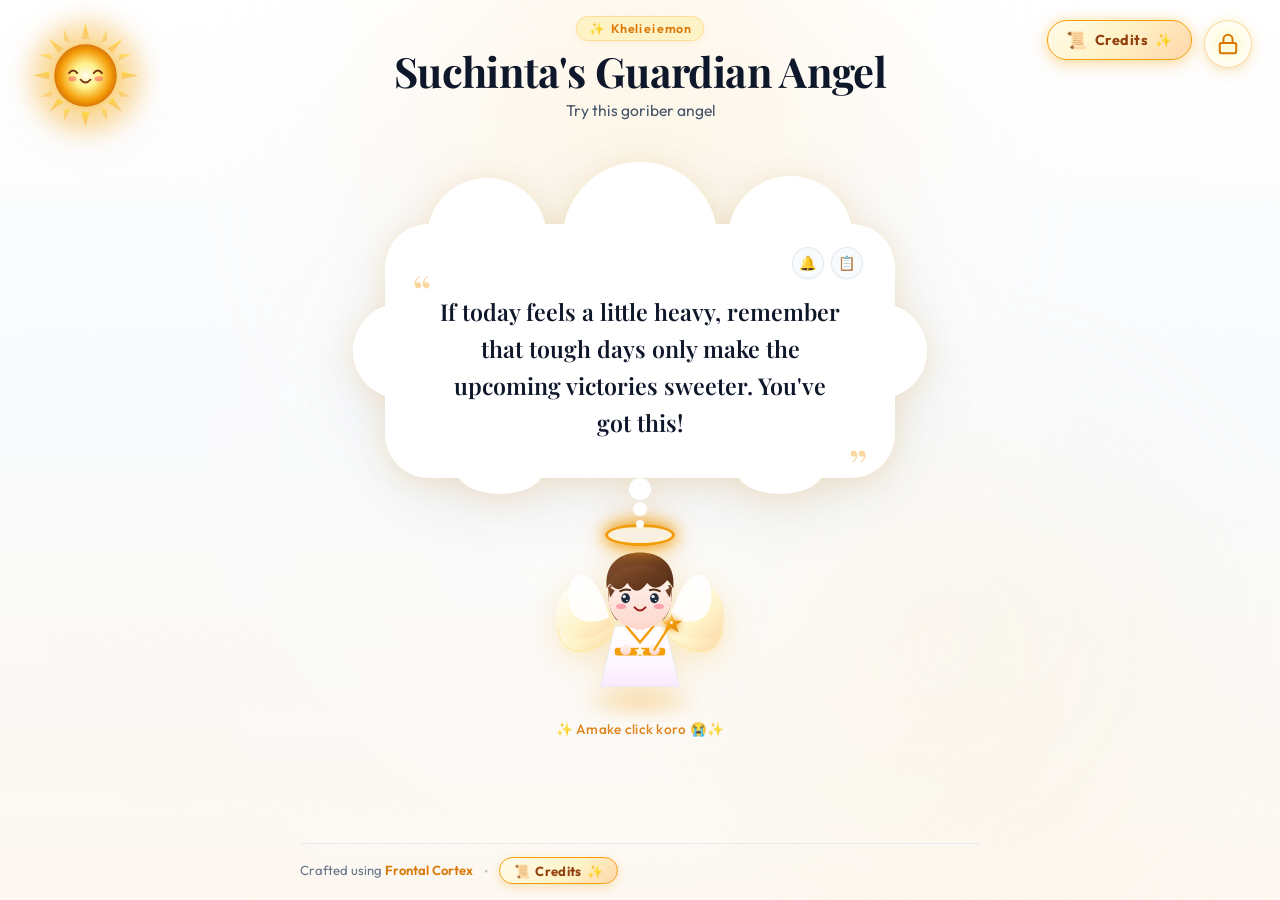
<file: index.html>
<!DOCTYPE html>
<html lang="en">

<head>
  <meta charset="UTF-8">
  <meta name="viewport" content="width=device-width, initial-scale=1.0">
  <title>Suchinta's Guardian Angel</title>
  <meta name="description" content="A bright, pure sanctuary of warm advice and caring reminders crafted for Suchinta.">

  <!-- Google Fonts: Outfit & Playfair Display -->
  <link rel="preconnect" href="https://fonts.googleapis.com">
  <link rel="preconnect" href="https://fonts.gstatic.com" crossorigin>
  <link
    href="https://fonts.googleapis.com/css2?family=Outfit:wght@300;400;500;600;700&family=Playfair+Display:ital,wght@0,600;0,700;1,400;1,600&display=swap"
    rel="stylesheet">

  <link rel="stylesheet" href="style.css?v=5.4">
</head>

<body>
  <!-- Ambient Soft Sunlight Background Orbs -->
  <div class="sunlight-orb sun-1"></div>
  <div class="sunlight-orb sun-2"></div>
  <div class="cloud-layer"></div>

  <!-- Background Animated Wildlife Layer (Flying Birds, Running Cats & Dogs) -->
  <div class="wildlife-stage" id="wildlifeStage" aria-hidden="true"></div>

  <!-- Radiant Smiling Corner Sun -->
  <div class="corner-sun" id="cornerSun" title="A little sunshine for Suchinta ☀️" aria-label="Radiant Sunshine">
    <div class="sun-glow-ring"></div>
    <svg class="sun-svg" viewBox="0 0 140 140" width="115" height="115" xmlns="http://www.w3.org/2000/svg">
      <defs>
        <radialGradient id="sunCoreGrad" cx="50%" cy="50%" r="50%">
          <stop offset="0%" stop-color="#fffbeb" />
          <stop offset="40%" stop-color="#fef08a" />
          <stop offset="80%" stop-color="#f59e0b" />
          <stop offset="100%" stop-color="#d97706" />
        </radialGradient>
        <linearGradient id="rayGrad" x1="0%" y1="0%" x2="0%" y2="100%">
          <stop offset="0%" stop-color="#fde047" stop-opacity="0.95" />
          <stop offset="100%" stop-color="#f59e0b" stop-opacity="0.25" />
        </linearGradient>
      </defs>

      <!-- Rotating Sunbeams -->
      <g class="sun-rays">
        <path d="M 70 6 L 75 26 L 65 26 Z" fill="url(#rayGrad)" />
        <path d="M 70 134 L 75 114 L 65 114 Z" fill="url(#rayGrad)" />
        <path d="M 6 70 L 26 65 L 26 75 Z" fill="url(#rayGrad)" />
        <path d="M 134 70 L 114 65 L 114 75 Z" fill="url(#rayGrad)" />

        <path d="M 25 25 L 43 37 L 37 43 Z" fill="url(#rayGrad)" />
        <path d="M 115 115 L 97 103 L 103 97 Z" fill="url(#rayGrad)" />
        <path d="M 115 25 L 103 43 L 97 37 Z" fill="url(#rayGrad)" />
        <path d="M 25 115 L 37 97 L 43 103 Z" fill="url(#rayGrad)" />

        <!-- Intermediate smaller rays -->
        <path d="M 44 14 L 52 30 L 44 28 Z" fill="url(#rayGrad)" opacity="0.8" />
        <path d="M 96 14 L 88 30 L 96 28 Z" fill="url(#rayGrad)" opacity="0.8" />
        <path d="M 44 126 L 52 110 L 44 112 Z" fill="url(#rayGrad)" opacity="0.8" />
        <path d="M 96 126 L 88 110 L 96 112 Z" fill="url(#rayGrad)" opacity="0.8" />
        <path d="M 14 44 L 30 52 L 28 44 Z" fill="url(#rayGrad)" opacity="0.8" />
        <path d="M 14 96 L 30 88 L 28 96 Z" fill="url(#rayGrad)" opacity="0.8" />
        <path d="M 126 44 L 110 52 L 112 44 Z" fill="url(#rayGrad)" opacity="0.8" />
        <path d="M 126 96 L 110 88 L 112 96 Z" fill="url(#rayGrad)" opacity="0.8" />
      </g>

      <!-- Luminous Sun Core Disc -->
      <circle cx="70" cy="70" r="38" fill="url(#sunCoreGrad)" class="sun-disc" />

      <!-- Cute Smiling Face matching the Angel's style -->
      <!-- Blushing Cheeks -->
      <ellipse cx="54" cy="74" rx="5" ry="3.2" fill="#f43f5e" opacity="0.45" />
      <ellipse cx="86" cy="74" rx="5" ry="3.2" fill="#f43f5e" opacity="0.45" />
      <!-- Happy Smiling Eyes -->
      <path d="M 50 67 Q 55 61 60 67" fill="none" stroke="#78350f" stroke-width="2.4" stroke-linecap="round" />
      <path d="M 80 67 Q 85 61 90 67" fill="none" stroke="#78350f" stroke-width="2.4" stroke-linecap="round" />
      <!-- Sweet Smile -->
      <path d="M 64 75 Q 70 82 76 75" fill="none" stroke="#78350f" stroke-width="2.2" stroke-linecap="round" />
    </svg>
  </div>

  <!-- Top-Right Prominent Credits Button -->
  <a href="together.html" id="topCreditsLink" class="top-credits-btn" title="Credits & Copyright" aria-label="Credits">
    <span class="credits-icon">📜</span>
    <span class="credits-text">Credits</span>
    <span class="credits-sparkle">✨</span>
  </a>

  <!-- Top-Right Guardian Gate (Admin Portal) -->
  <a href="admin.php" id="adminGateLink" class="top-gate-link" title="Guardian Gate (Admin Portal)"
    aria-label="Guardian Gate (Admin Portal)">
    <div class="top-gate-halo"></div>
    <svg class="top-gate-icon" viewBox="0 0 24 24" width="22" height="22" fill="none" stroke="currentColor"
      stroke-width="2.2" stroke-linecap="round" stroke-linejoin="round">
      <rect x="3" y="11" width="18" height="11" rx="2" ry="2"></rect>
      <path d="M7 11V7a5 5 0 0 1 10 0v4"></path>
    </svg>
    <span class="top-gate-tooltip">Guardian Gate (Admin)</span>
  </a>

  <div class="app-layout">
    <!-- Compact Top Header -->
    <header class="header">
      <div class="halo-badge">
        <span class="sparkle-icon">✨</span>
        <span>Kheli ei emon</span>
      </div>
      <h1 class="title">Suchinta's Guardian Angel</h1>
      <p class="subtitle">Try this goriber angel</p>
    </header>

    <!-- Center Stage: Perfectly Centered Sanctuary -->
    <main class="sanctuary-stage" aria-label="Guardian Angel Sanctuary">
      <div class="sanctuary-core">

        <!-- Fluffy Cloud-Shaped Advice Board -->
        <div class="cloud-board-wrapper">
          <div class="cloud-board" id="adviceCard" role="region" aria-live="polite">

            <!-- Cloud Puffs (Fused together via CSS filter into a seamless fluffy cloud) -->
            <div class="cloud-puff puff-top-left" aria-hidden="true"></div>
            <div class="cloud-puff puff-top-center" aria-hidden="true"></div>
            <div class="cloud-puff puff-top-right" aria-hidden="true"></div>
            <div class="cloud-puff puff-left" aria-hidden="true"></div>
            <div class="cloud-puff puff-right" aria-hidden="true"></div>
            <div class="cloud-puff puff-bottom-left" aria-hidden="true"></div>
            <div class="cloud-puff puff-bottom-right" aria-hidden="true"></div>

            <!-- Downward Cloud Tail Puffs Pointing Directly to Angel's Halo -->
            <div class="cloud-tail-puff tail-1" aria-hidden="true"></div>
            <div class="cloud-tail-puff tail-2" aria-hidden="true"></div>
            <div class="cloud-tail-puff tail-3" aria-hidden="true"></div>

            <!-- Cloud Content Layer -->
            <div class="cloud-inner-content">
              <div class="cloud-top-actions">
                <button id="soundToggleBtn" class="cloud-action-btn" title="Toggle gentle sound chime"
                  aria-label="Toggle chime sound">
                  <span id="soundIcon">🔔</span>
                </button>
                <button id="copyAdviceBtn" class="cloud-action-btn" title="Copy this advice" aria-label="Copy advice">
                  📋
                </button>
              </div>

              <!-- Advice Text (Pure message without count numbers) -->
              <div class="quote-content" id="quoteContent">
                <span class="quote-mark open-quote">“</span>
                <div class="advice-text" id="adviceText">
                  Whispering your guardian angel's words...
                </div>
                <span class="quote-mark close-quote">”</span>
              </div>
            </div>

          </div>
        </div>

        <!-- Perfectly Centered Cute Guardian Angel Character -->
        <div class="angel-anchor">
          <div class="angel-pedestal-light"></div>

          <button id="angelButton" class="angel-trigger" aria-label="Tap angel for new uplifting advice">
            <!-- Sparkle Burst Effect Container -->
            <div class="sparkle-burst" id="sparkleBurst"></div>

            <!-- Cute Guardian Angel Vector Graphic -->
            <div class="angel-character">
              <!-- Glowing Golden Halo -->
              <div class="angel-halo"></div>

              <svg class="angel-svg" viewBox="0 0 200 220" width="180" height="200" xmlns="http://www.w3.org/2000/svg"
                aria-hidden="true">
                <defs>
                  <!-- Luminous Wing Gradient -->
                  <linearGradient id="wingLightGrad" x1="0%" y1="0%" x2="100%" y2="100%">
                    <stop offset="0%" stop-color="#ffffff" />
                    <stop offset="60%" stop-color="#fef3c7" />
                    <stop offset="100%" stop-color="#fed7aa" />
                  </linearGradient>

                  <!-- Pearlescent Robe Gradient -->
                  <linearGradient id="robeLightGrad" x1="0%" y1="0%" x2="0%" y2="100%">
                    <stop offset="0%" stop-color="#ffffff" />
                    <stop offset="70%" stop-color="#fdf4ff" />
                    <stop offset="100%" stop-color="#fae8ff" />
                  </linearGradient>

                  <!-- Soft Peachy Skin Gradient -->
                  <linearGradient id="skinLightGrad" x1="0%" y1="0%" x2="0%" y2="100%">
                    <stop offset="0%" stop-color="#fff5f0" />
                    <stop offset="100%" stop-color="#fed7cc" />
                  </linearGradient>

                  <!-- Warm Cocoa Hair Gradient -->
                  <linearGradient id="hairLightGrad" x1="0%" y1="0%" x2="100%" y2="100%">
                    <stop offset="0%" stop-color="#8a5333" />
                    <stop offset="50%" stop-color="#6e3f22" />
                    <stop offset="100%" stop-color="#512c15" />
                  </linearGradient>

                  <!-- Magic Golden Star Wand Gradient -->
                  <linearGradient id="wandStarGrad" x1="0%" y1="0%" x2="100%" y2="100%">
                    <stop offset="0%" stop-color="#fffbeb" />
                    <stop offset="50%" stop-color="#f59e0b" />
                    <stop offset="100%" stop-color="#d97706" />
                  </linearGradient>

                  <!-- Soft Wing Glow Filter -->
                  <filter id="lightGlow" x="-20%" y="-20%" width="140%" height="140%">
                    <feGaussianBlur stdDeviation="3.5" result="blur" />
                    <feComposite in="SourceGraphic" in2="blur" operator="over" />
                  </filter>
                </defs>

                <!-- Left Feathered Wing -->
                <g class="wing wing-left">
                  <path d="M 68 115 C 40 85, 5 95, 10 135 C 14 165, 50 160, 72 135 Z" fill="url(#wingLightGrad)"
                    filter="url(#lightGlow)" stroke="#fde68a" stroke-width="0.8" />
                  <path d="M 65 110 C 35 65, 0 85, 8 125 C 15 150, 48 145, 68 128 Z" fill="url(#wingLightGrad)"
                    opacity="0.95" />
                  <path d="M 62 105 C 42 50, 15 70, 22 105 C 28 128, 52 125, 66 118 Z" fill="#ffffff" opacity="0.9" />
                </g>

                <!-- Right Feathered Wing -->
                <g class="wing wing-right">
                  <path d="M 132 115 C 160 85, 195 95, 190 135 C 186 165, 150 160, 128 135 Z" fill="url(#wingLightGrad)"
                    filter="url(#lightGlow)" stroke="#fde68a" stroke-width="0.8" />
                  <path d="M 135 110 C 165 65, 200 85, 192 125 C 185 150, 152 145, 132 128 Z" fill="url(#wingLightGrad)"
                    opacity="0.95" />
                  <path d="M 138 105 C 158 50, 185 70, 178 105 C 172 128, 148 125, 134 118 Z" fill="#ffffff"
                    opacity="0.9" />
                </g>

                <!-- Handsome Male Angel Celestial Tunic -->
                <path d="M 72 128 L 128 128 L 144 195 L 56 195 Z" fill="url(#robeLightGrad)" stroke="#e2e8f0"
                  stroke-width="0.8" />
                <!-- Royal V-Neck Collar with Golden Trim -->
                <path d="M 85 128 L 100 146 L 115 128" fill="none" stroke="#f59e0b" stroke-width="2.8"
                  stroke-linecap="round" />
                <!-- Golden Waist Belt with Celestial Star Buckle -->
                <rect x="72" y="152" width="56" height="8.5" rx="3" fill="#f59e0b" />
                <polygon points="100,150 102,154 106,154 103,157 104,161 100,159 96,161 97,157 94,154 98,154"
                  fill="#fffbeb" />

                <!-- Neck -->
                <rect x="94" y="122" width="12" height="10" rx="3" fill="url(#skinLightGrad)" />

                <!-- Short Male Back Hair Outline -->
                <path d="M 66 82 C 63 98, 66 114, 75 122 C 77 114, 76 96, 78 86 Z" fill="url(#hairLightGrad)" />
                <path d="M 134 82 C 137 98, 134 114, 125 122 C 123 114, 124 96, 122 86 Z" fill="url(#hairLightGrad)" />

                <!-- Angel Head -->
                <ellipse cx="100" cy="98" rx="35" ry="33" fill="url(#skinLightGrad)" />

                <!-- Handsome Short Tousled Male Hair -->
                <path
                  d="M 63 86 C 60 56, 80 46, 100 46 C 120 46, 140 56, 137 86 C 130 72, 118 68, 108 72 C 98 68, 84 66, 73 76 C 67 79, 64 83, 63 86 Z"
                  fill="url(#hairLightGrad)" />
                <!-- Layered Side-Swept Bangs -->
                <path
                  d="M 65 78 Q 75 95 86 80 Q 96 97 108 80 Q 118 92 131 76 C 126 66, 115 60, 100 60 C 84 60, 72 66, 65 78 Z"
                  fill="url(#hairLightGrad)" />
                <!-- Sideburns -->
                <path d="M 64 84 L 67 96 L 72 88 Z" fill="url(#hairLightGrad)" />
                <path d="M 136 84 L 133 96 L 128 88 Z" fill="url(#hairLightGrad)" />

                <!-- Gentle Eyebrows -->
                <path d="M 78 89 Q 84 86 89 88" fill="none" stroke="#512c15" stroke-width="2.2"
                  stroke-linecap="round" />
                <path d="M 111 88 Q 116 86 122 89" fill="none" stroke="#512c15" stroke-width="2.2"
                  stroke-linecap="round" />

                <!-- Sparkling Handsome Eyes -->
                <g class="angel-eyes">
                  <ellipse cx="84" cy="97" rx="4.8" ry="5.5" fill="#1e293b" />
                  <circle cx="82.5" cy="95" r="1.8" fill="#ffffff" />
                  <circle cx="85.5" cy="99.5" r="0.9" fill="#ffffff" />

                  <ellipse cx="116" cy="97" rx="4.8" ry="5.5" fill="#1e293b" />
                  <circle cx="114.5" cy="95" r="1.8" fill="#ffffff" />
                  <circle cx="117.5" cy="99.5" r="0.9" fill="#ffffff" />
                </g>

                <!-- Subtle Rosy Cheeks & Charming Smile -->
                <ellipse cx="79" cy="106" rx="5.5" ry="3" fill="#f43f5e" opacity="0.38" />
                <ellipse cx="121" cy="106" rx="5.5" ry="3" fill="#f43f5e" opacity="0.38" />
                <path d="M 94 107 Q 100 114 106 107" fill="none" stroke="#991b1b" stroke-width="2.2"
                  stroke-linecap="round" />

                <!-- Hands holding Star Wand -->
                <circle cx="84" cy="154" r="6" fill="url(#skinLightGrad)" />
                <circle cx="116" cy="154" r="6" fill="url(#skinLightGrad)" />

                <!-- Magic Golden Star Wand -->
                <g class="magic-star-wand">
                  <line x1="116" y1="154" x2="135" y2="124" stroke="#f59e0b" stroke-width="2.5"
                    stroke-linecap="round" />
                  <polygon points="135,114 138,122 147,122 140,127 143,135 135,130 127,135 130,127 123,122 132,122"
                    fill="url(#wandStarGrad)" filter="url(#lightGlow)" />
                  <circle cx="135" cy="124" r="1.6" fill="#ffffff" />
                </g>
              </svg>
            </div>
          </button>

          <span class="angel-click-prompt">✨ Amake click koro 😭✨</span>
        </div>

      </div>
    </main>

    <!-- Compact Bottom Footer -->
    <footer class="footer">
      <p class="footer-text">
        Crafted using <span class="highlight-name">Frontal Cortex</span>
        <span class="footer-dot">•</span>
        <a href="together.html" class="footer-credits-badge" title="View Site Credits & Copyright">
          <span>📜</span>
          <span>Credits</span>
          <span>✨</span>
        </a>
      </p>
    </footer>
  </div>

  <!-- Pro Advice Modal / Message Box -->
  <div id="proAdviceModal" class="pro-modal-overlay" aria-hidden="true" role="dialog" aria-modal="true"
    aria-labelledby="proModalTitle">
    <div class="pro-modal-card">
      <div class="pro-modal-header">
        <div class="pro-modal-badge">
          <span style="font-size: 1.15rem;">🌟</span>
          <span id="proModalTitle" class="pro-modal-title">Pro Advice</span>
        </div>
        <button id="closeProModalBtn" class="pro-modal-close" aria-label="Close message box">✕</button>
      </div>

      <div class="pro-modal-body">
        <div class="pro-modal-deco-wings">🪽 ✨ 🪽</div>
        <p id="proModalContent" class="pro-modal-paragraph">
          <!-- Full pro advice paragraph content will be inserted here -->
        </p>
      </div>

      <div class="pro-modal-footer">
        <button id="copyProAdviceBtn" class="pro-action-btn pro-copy-btn">
          <span>Copy Advice</span>
          <span>📋</span>
        </button>
        <button id="closeProModalFooterBtn" class="pro-action-btn pro-close-btn">
          <span>Close</span>
          <span>🌸</span>
        </button>
      </div>
    </div>
  </div>

  <!-- Notification Toast -->
  <div id="toast" class="toast" role="alert" aria-live="assertive"></div>

  <script src="script.js?v=5.5"></script>
</body>

</html>
</file>
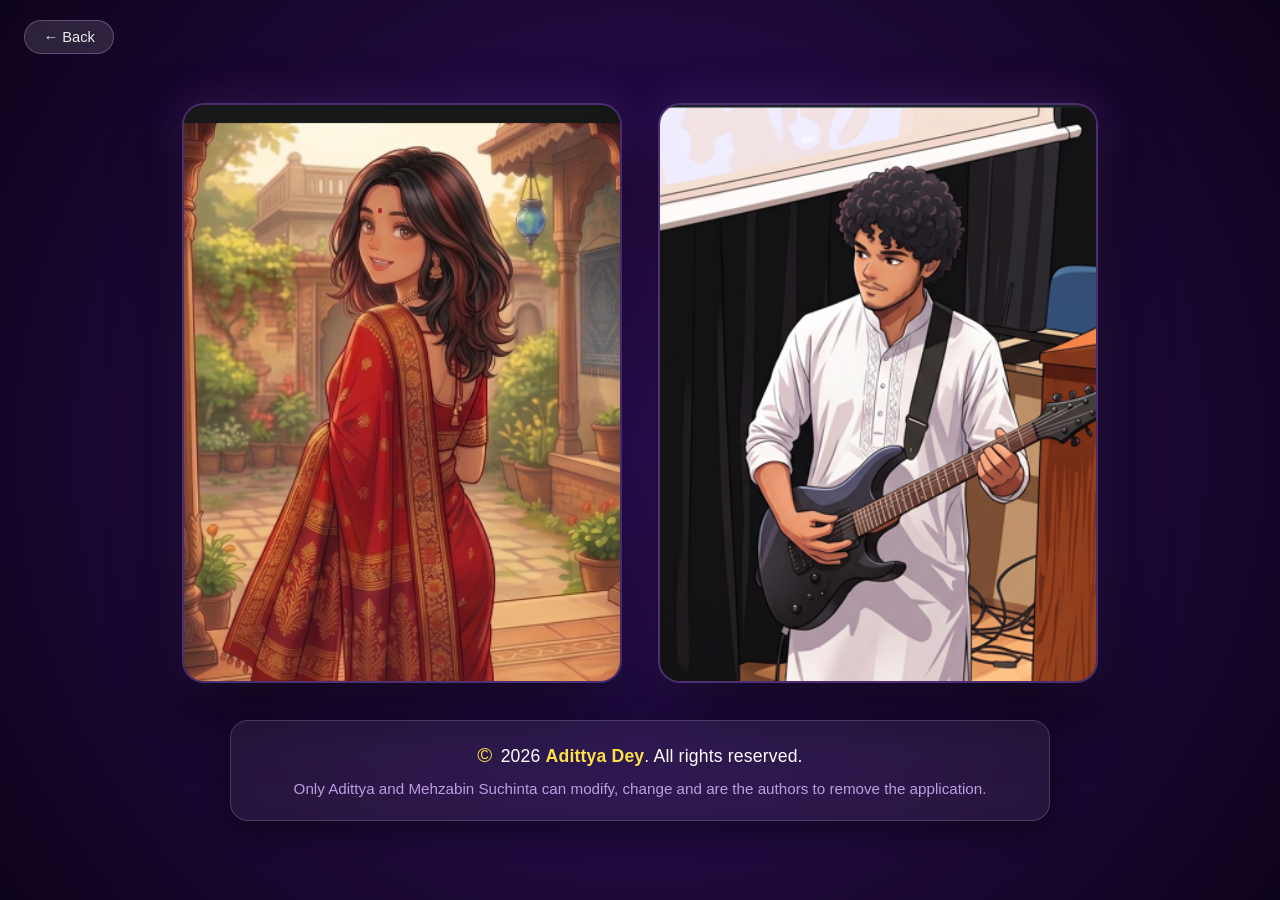
<file: together.html>
<!DOCTYPE html>
<html lang="en">

<head>
  <meta charset="UTF-8">
  <meta name="viewport" content="width=device-width, initial-scale=1.0">
  <title>Credits</title>
  <style>
    * {
      box-sizing: border-box;
      margin: 0;
      padding: 0;
    }

    body {
      min-height: 100vh;
      background: radial-gradient(circle at center, #2e1065 0%, #1a0833 65%, #0e031c 100%);
      background-color: #1a0833;
      display: flex;
      flex-direction: column;
      justify-content: center;
      align-items: center;
      position: relative;
      overflow-x: hidden;
      font-family: -apple-system, BlinkMacSystemFont, "Segoe UI", Roboto, sans-serif;
      padding: 3rem 1.25rem 2.5rem;
    }

    .back-btn {
      position: fixed;
      top: 20px;
      left: 24px;
      z-index: 20;
      color: rgba(255, 255, 255, 0.9);
      text-decoration: none;
      font-size: 0.92rem;
      font-weight: 500;
      padding: 0.5rem 1.15rem;
      border-radius: 999px;
      background: rgba(255, 255, 255, 0.12);
      border: 1px solid rgba(216, 180, 254, 0.3);
      backdrop-filter: blur(8px);
      -webkit-backdrop-filter: blur(8px);
      transition: all 0.2s ease;
    }

    .back-btn:hover {
      background: rgba(255, 255, 255, 0.24);
      color: #ffffff;
      transform: translateX(-3px);
      box-shadow: 0 4px 15px rgba(168, 85, 247, 0.3);
    }

    /* Photos Stage: Side by Side */
    .photos-stage {
      display: flex;
      flex-direction: row;
      justify-content: center;
      align-items: center;
      gap: 2.2rem;
      width: 100%;
      max-width: 1100px;
      margin: 1rem auto 1.8rem;
    }

    /* Identical photo frame for both pictures */
    .photo-frame {
      flex: 0 1 auto;
      width: clamp(260px, 40vw, 440px);
      height: clamp(340px, 70vh, 580px);
      border-radius: 22px;
      overflow: hidden;
      position: relative;
      background: rgba(22, 8, 42, 0.7);
      box-shadow:
        0 25px 65px rgba(0, 0, 0, 0.7),
        0 0 40px rgba(168, 85, 247, 0.22);
      border: 2px solid rgba(192, 132, 252, 0.32);
      display: flex;
      justify-content: center;
      align-items: center;
      transition: transform 0.35s ease, border-color 0.35s ease, box-shadow 0.35s ease;
      cursor: pointer;
    }

    .photo-frame:hover {
      transform: translateY(-4px) scale(1.015);
      border-color: rgba(216, 180, 254, 0.6);
      box-shadow:
        0 30px 80px rgba(0, 0, 0, 0.8),
        0 0 55px rgba(192, 132, 252, 0.35);
    }

    /* Image fills the identical frame completely and uniformly */
    .photo-frame img {
      width: 100%;
      height: 100%;
      object-fit: cover;
      object-position: center top;
      display: block;
      transition: transform 0.4s ease, object-fit 0.3s ease;
      user-select: none;
    }

    .photo-frame:hover img {
      transform: scale(1.025);
    }

    /* When clicked to toggle uncropped fit */
    .photo-frame.is-contained img {
      object-fit: contain;
      transform: none;
    }

    /* Copyright & Authority Claim Segment */
    .copyright-segment {
      width: 100%;
      max-width: 820px;
      margin: 0.5rem auto 0;
      text-align: center;
      padding: 1.2rem 1.8rem;
      background: rgba(255, 255, 255, 0.06);
      border: 1px solid rgba(216, 180, 254, 0.22);
      border-radius: 18px;
      backdrop-filter: blur(10px);
      -webkit-backdrop-filter: blur(10px);
      box-shadow: 0 8px 30px rgba(0, 0, 0, 0.45);
    }

    .copyright-line-1 {
      font-size: clamp(0.95rem, 2.2vw, 1.1rem);
      font-weight: 500;
      color: #ffffff;
      line-height: 1.5;
      letter-spacing: 0.01em;
    }

    .copyright-line-1 strong {
      color: #fde047;
      font-weight: 700;
    }

    .copyright-symbol {
      display: inline-block;
      font-size: 1.15em;
      margin-right: 0.2rem;
      color: #fde047;
    }

    .copyright-line-2 {
      font-size: clamp(0.85rem, 2vw, 0.95rem);
      color: rgba(216, 180, 254, 0.85);
      margin-top: 0.45rem;
      line-height: 1.5;
    }

    @media (max-width: 768px) {
      body {
        padding: 5rem 1rem 2.5rem;
        justify-content: flex-start;
      }

      .photos-stage {
        flex-direction: column;
        gap: 1.8rem;
        margin-top: 0.5rem;
      }

      .photo-frame {
        width: min(92vw, 420px);
        height: min(65vh, 480px);
      }

      .copyright-segment {
        padding: 1.1rem 1.2rem;
      }
    }
  </style>
</head>

<body>

  <a href="index.html" class="back-btn">← Back</a>

  <main class="photos-stage">
    <!-- Picture 1 -->
    <div class="photo-frame" title="Click to toggle fit" tabindex="0" role="button" aria-label="Photo 1">
      <img src="resources/photo.jpg" alt="Mehzabin Suchinta"
        onerror="if(this.src.indexOf('photo1.jpg')===-1) this.src='resources/photo1.jpg';">
    </div>

    <!-- Picture 2 -->
    <div class="photo-frame" title="Click to toggle fit" tabindex="0" role="button" aria-label="Photo 2">
      <img src="resources/photo2.jpg" alt="Adittya Dey">
    </div>
  </main>

  <!-- Copyright Claim & Authority Section -->
  <footer class="copyright-segment">
    <p class="copyright-line-1">
      <span class="copyright-symbol">©</span> 2026 <strong>Adittya Dey</strong>. All rights reserved.
    </p>
    <p class="copyright-line-2">
      Only Adittya and Mehzabin Suchinta can modify, change and are the authors to remove the application.
    </p>
  </footer>

  <script>
    // Click on either photo frame to toggle between flush cover and full contain view
    document.querySelectorAll('.photo-frame').forEach(frame => {
      frame.addEventListener('click', () => {
        frame.classList.toggle('is-contained');
      });

      frame.addEventListener('keydown', (e) => {
        if (e.key === 'Enter' || e.key === ' ') {
          e.preventDefault();
          frame.classList.toggle('is-contained');
        }
      });
    });
  </script>

</body>

</html>
</file>
<file: style.css>
/* ==========================================================
   SUCHINTA'S GUARDIAN ANGEL - PURE LIGHT THEME (v3.0)
   Features:
   - Centered Angel composition
   - Authentic Fluffy Cloud-Shaped Advice Board
   - Sharp charcoal contrast on pure white
   - Smooth micro-animations
   ========================================================== */

:root {
  /* Clean Pure-White Palette */
  --bg-pure: #ffffff;
  --bg-soft-cloud: #fbfbfe;
  --bg-gradient: linear-gradient(180deg, #ffffff 0%, #f8fafc 45%, #fdf8f0 100%);
  
  /* Text Contrast Tokens (Deep Slate Charcoal for Sharp Readability) */
  --text-headline: #0f172a; /* Slate 900 */
  --text-body: #1e293b;     /* Slate 800 */
  --text-sub: #475569;      /* Slate 600 */
  --text-muted: #64748b;    /* Slate 500 */
  
  /* Warm Honey-Gold & Sunlight Accents */
  --accent-gold: #d97706;        /* Amber 600 */
  --accent-gold-bright: #f59e0b; /* Amber 500 */
  --accent-gold-light: #fef3c7;  /* Amber 100 */
  --accent-rose: #f43f5e;
  
  /* Typography */
  --font-body: 'Outfit', -apple-system, BlinkMacSystemFont, sans-serif;
  --font-serif: 'Playfair Display', Georgia, serif;

  /* Easing curves */
  --ease-spring: cubic-bezier(0.34, 1.56, 0.64, 1);
  --ease-smooth: cubic-bezier(0.4, 0, 0.2, 1);
}

/* Reset & Box Sizing */
*, *::before, *::after {
  box-sizing: border-box;
  margin: 0;
  padding: 0;
}

body {
  font-family: var(--font-body);
  background: var(--bg-pure);
  background-image: var(--bg-gradient);
  background-attachment: fixed;
  color: var(--text-body);
  min-height: 100vh;
  position: relative;
  overflow-x: hidden;
  display: flex;
  flex-direction: column;
}

/* Ambient Sunlight Glow Orbs */
.sunlight-orb {
  position: fixed;
  border-radius: 50%;
  pointer-events: none;
  filter: blur(95px);
  z-index: 0;
  opacity: 0.5;
}

.sun-1 {
  width: 480px;
  height: 480px;
  background: radial-gradient(circle, #fef3c7 0%, #ffedd5 60%, rgba(255, 255, 255, 0) 80%);
  top: -90px;
  left: 50%;
  transform: translateX(-50%);
  animation: sunlightPulse 12s ease-in-out infinite alternate;
}

.sun-2 {
  width: 360px;
  height: 360px;
  background: radial-gradient(circle, #fce7f3 0%, #fef3c7 60%, rgba(255, 255, 255, 0) 80%);
  bottom: 8%;
  right: 12%;
  opacity: 0.4;
  animation: sunlightFloat 16s ease-in-out infinite alternate;
}

@keyframes sunlightPulse {
  0% { transform: translateX(-50%) scale(0.95); opacity: 0.4; }
  100% { transform: translateX(-50%) scale(1.15); opacity: 0.65; }
}

@keyframes sunlightFloat {
  0% { transform: translate(0, 0); }
  100% { transform: translate(-25px, -20px); }
}

.cloud-layer {
  position: fixed;
  inset: 0;
  pointer-events: none;
  background: radial-gradient(circle at 50% 50%, rgba(255, 255, 255, 0.4) 0%, rgba(255, 255, 255, 0) 80%);
  z-index: 0;
}

/* ==========================================================
   RADIANT SMILING CORNER SUN
   ========================================================== */

.corner-sun {
  position: fixed;
  top: 18px;
  left: 28px;
  right: auto;
  z-index: 25;
  display: flex;
  align-items: center;
  justify-content: center;
  cursor: pointer;
  user-select: none;
  -webkit-tap-highlight-color: transparent;
  transition: transform 0.35s var(--ease-spring), filter 0.3s ease;
  filter: drop-shadow(0 6px 14px rgba(245, 158, 11, 0.25));
}

.corner-sun:hover {
  transform: scale(1.12) rotate(4deg);
  filter: drop-shadow(0 0 25px rgba(245, 158, 11, 0.65));
}

.corner-sun:active {
  transform: scale(0.95);
}

.sun-glow-ring {
  position: absolute;
  top: 50%;
  left: 50%;
  transform: translate(-50%, -50%);
  width: 125px;
  height: 125px;
  border-radius: 50%;
  background: radial-gradient(circle, rgba(254, 240, 138, 0.7) 0%, rgba(245, 158, 11, 0.3) 50%, rgba(245, 158, 11, 0) 75%);
  filter: blur(10px);
  pointer-events: none;
  animation: sunGlowBreath 4s ease-in-out infinite alternate;
}

@keyframes sunGlowBreath {
  0% { transform: translate(-50%, -50%) scale(0.9); opacity: 0.6; }
  100% { transform: translate(-50%, -50%) scale(1.2); opacity: 0.95; }
}

.sun-svg {
  position: relative;
  z-index: 2;
  overflow: visible;
}

.sun-rays {
  transform-origin: 70px 70px;
  animation: sunRaysSpin 36s linear infinite;
}

@keyframes sunRaysSpin {
  from { transform: rotate(0deg); }
  to { transform: rotate(360deg); }
}

.sun-disc {
  filter: drop-shadow(0 0 6px rgba(245, 158, 11, 0.4));
  animation: sunBob 4.5s ease-in-out infinite alternate;
}

@keyframes sunBob {
  0% { transform: translateY(0); }
  100% { transform: translateY(-2px); }
}

/* ==========================================================
   TOP-RIGHT GUARDIAN GATE (ADMIN PORTAL LINK)
   ========================================================== */

.top-gate-link {
  position: fixed;
  top: 20px;
  right: 28px;
  z-index: 25;
  width: 48px;
  height: 48px;
  border-radius: 50%;
  background: rgba(255, 255, 255, 0.95);
  border: 1.5px solid rgba(245, 158, 11, 0.4);
  color: var(--accent-gold);
  display: flex;
  align-items: center;
  justify-content: center;
  text-decoration: none;
  box-shadow: 
    0 4px 16px rgba(245, 158, 11, 0.2), 
    0 2px 6px rgba(0, 0, 0, 0.05);
  backdrop-filter: blur(10px);
  -webkit-backdrop-filter: blur(10px);
  transition: all 0.3s var(--ease-spring);
}

.top-gate-link:hover {
  background: var(--accent-gold-light);
  color: var(--text-headline);
  border-color: rgba(245, 158, 11, 0.8);
  transform: scale(1.12) rotate(-8deg);
  box-shadow: 
    0 6px 22px rgba(245, 158, 11, 0.4), 
    0 0 15px rgba(251, 191, 36, 0.3);
}

.top-gate-link:active {
  transform: scale(0.95);
}

.top-gate-halo {
  position: absolute;
  inset: -6px;
  border-radius: 50%;
  background: radial-gradient(circle, rgba(254, 240, 138, 0.45) 0%, rgba(245, 158, 11, 0) 70%);
  filter: blur(6px);
  pointer-events: none;
  animation: gateHaloPulse 3.5s ease-in-out infinite alternate;
}

@keyframes gateHaloPulse {
  0% { transform: scale(0.9); opacity: 0.5; }
  100% { transform: scale(1.2); opacity: 0.9; }
}

.top-gate-icon {
  position: relative;
  z-index: 2;
  transition: transform 0.25s ease;
}

.top-gate-link:hover .top-gate-icon {
  transform: rotate(-10deg);
}

.top-gate-tooltip {
  position: absolute;
  right: 125%;
  top: 50%;
  transform: translateY(-50%) translateX(8px);
  background: var(--text-headline);
  color: #ffffff;
  padding: 0.4rem 0.85rem;
  border-radius: 8px;
  font-size: 0.8rem;
  font-weight: 500;
  letter-spacing: 0.02em;
  white-space: nowrap;
  opacity: 0;
  pointer-events: none;
  transition: all 0.22s var(--ease-smooth);
  box-shadow: 0 4px 15px rgba(15, 23, 42, 0.18);
  border: 1px solid rgba(245, 158, 11, 0.3);
}

.top-gate-link:hover .top-gate-tooltip {
  opacity: 1;
  transform: translateY(-50%) translateX(0);
}

/* ==========================================================
   TOP-RIGHT PROMINENT CREDITS BUTTON
   ========================================================== */

.top-credits-btn {
  position: fixed;
  top: 20px;
  right: 88px;
  z-index: 25;
  display: inline-flex;
  align-items: center;
  gap: 0.45rem;
  padding: 0.52rem 1.15rem;
  border-radius: 9999px;
  background: linear-gradient(135deg, #fffbeb 0%, #fef3c7 45%, #fed7aa 100%);
  border: 1.8px solid #f59e0b;
  color: #92400e;
  font-family: var(--font-body);
  font-size: 0.9rem;
  font-weight: 700;
  letter-spacing: 0.03em;
  text-decoration: none;
  box-shadow: 
    0 4px 18px rgba(245, 158, 11, 0.32), 
    0 0 10px rgba(251, 191, 36, 0.22);
  backdrop-filter: blur(10px);
  -webkit-backdrop-filter: blur(10px);
  transition: all 0.25s var(--ease-spring);
  animation: creditsGlow 3s infinite ease-in-out alternate;
}

@keyframes creditsGlow {
  0% {
    box-shadow: 0 4px 18px rgba(245, 158, 11, 0.3), 0 0 8px rgba(245, 158, 11, 0.15);
    border-color: #f59e0b;
  }
  100% {
    box-shadow: 0 6px 24px rgba(245, 158, 11, 0.48), 0 0 16px rgba(251, 191, 36, 0.35);
    border-color: #d97706;
  }
}

.top-credits-btn:hover {
  background: linear-gradient(135deg, #ffffff 0%, #fef3c7 40%, #fdba74 100%);
  color: #78350f;
  transform: translateY(-2px) scale(1.06);
  box-shadow: 
    0 8px 26px rgba(245, 158, 11, 0.5), 
    0 0 20px rgba(251, 191, 36, 0.4);
}

.top-credits-btn:active {
  transform: scale(0.96);
}

.credits-icon {
  font-size: 1.05rem;
}

.credits-sparkle {
  font-size: 0.85rem;
  color: #f59e0b;
  display: inline-block;
  animation: spinSlow 8s linear infinite;
}


/* ==========================================================
   APP LAYOUT & TRUE CENTER ALIGNMENT
   ========================================================== */

.app-layout {
  position: relative;
  z-index: 1;
  width: 100%;
  min-height: 100vh;
  display: flex;
  flex-direction: column;
  justify-content: space-between;
  align-items: center;
  padding: 1rem 1.25rem 1rem;
}

/* Compact Top Header */
.header {
  text-align: center;
  display: flex;
  flex-direction: column;
  align-items: center;
  gap: 0.35rem;
  margin-bottom: 0.2rem;
}

.halo-badge {
  display: inline-flex;
  align-items: center;
  gap: 0.35rem;
  padding: 0.25rem 0.75rem;
  background: var(--accent-gold-light);
  border: 1px solid rgba(245, 158, 11, 0.25);
  border-radius: 9999px;
  font-size: 0.78rem;
  font-weight: 600;
  letter-spacing: 0.03em;
  color: var(--accent-gold);
  box-shadow: 0 2px 6px rgba(245, 158, 11, 0.1);
}

.sparkle-icon {
  display: inline-block;
  animation: spinSlow 9s linear infinite;
}

@keyframes spinSlow {
  from { transform: rotate(0deg); }
  to { transform: rotate(360deg); }
}

.title {
  font-family: var(--font-serif);
  font-size: clamp(1.85rem, 4vw, 2.6rem);
  font-weight: 700;
  letter-spacing: -0.015em;
  line-height: 1.15;
  color: var(--text-headline);
}

.subtitle {
  font-size: clamp(0.88rem, 2vw, 0.98rem);
  color: var(--text-sub);
  max-width: 480px;
  line-height: 1.4;
  font-weight: 400;
}

/* ==========================================================
   CENTER STAGE & SANCTUARY CORE
   ========================================================== */

.sanctuary-stage {
  flex: 1;
  width: 100%;
  display: flex;
  flex-direction: column;
  align-items: center;
  justify-content: center;
  padding: 0.8rem 0;
}

.sanctuary-core {
  width: 100%;
  max-width: 540px;
  display: flex;
  flex-direction: column;
  align-items: center;
  justify-content: center;
  position: relative;
}

/* ==========================================================
   AUTHENTIC FLUFFY CLOUD-SHAPED BOARD
   ========================================================== */

.cloud-board-wrapper {
  position: relative;
  width: 100%;
  max-width: 510px;
  margin: 0 auto 1.8rem;
  /* Filter calculates the continuous union silhouette of all overlapping puffs */
  filter: 
    drop-shadow(0 18px 32px rgba(15, 23, 42, 0.07)) 
    drop-shadow(0 4px 14px rgba(245, 158, 11, 0.16));
  transition: transform 0.35s var(--ease-spring), filter 0.35s var(--ease-smooth);
  z-index: 10;
}

.cloud-board-wrapper:hover {
  transform: translateY(-3px);
  filter: 
    drop-shadow(0 24px 40px rgba(15, 23, 42, 0.1)) 
    drop-shadow(0 6px 20px rgba(245, 158, 11, 0.24));
}

.cloud-board {
  position: relative;
  background: #ffffff;
  border-radius: 44px;
  padding: 1.4rem 2rem 1.2rem;
  min-height: 165px;
  display: flex;
  flex-direction: column;
  justify-content: center;
}

/* Cloud Puffs creating the organic cloud perimeter */
.cloud-puff {
  position: absolute;
  background: #ffffff;
  border-radius: 50%;
  pointer-events: none;
  z-index: 1;
}

.puff-top-left {
  width: 120px;
  height: 120px;
  top: -46px;
  left: 42px;
}

.puff-top-center {
  width: 155px;
  height: 155px;
  top: -62px;
  left: 50%;
  transform: translateX(-50%);
}

.puff-top-right {
  width: 125px;
  height: 125px;
  top: -48px;
  right: 42px;
}

.puff-left {
  width: 95px;
  height: 95px;
  top: 50%;
  left: -32px;
  transform: translateY(-50%);
}

.puff-right {
  width: 95px;
  height: 95px;
  top: 50%;
  right: -32px;
  transform: translateY(-50%);
}

.puff-bottom-left {
  width: 90px;
  height: 52px;
  bottom: -16px;
  left: 70px;
}

.puff-bottom-right {
  width: 90px;
  height: 52px;
  bottom: -16px;
  right: 70px;
}

/* Downward Cloud Tail Puffs pointing straight down toward the angel */
.cloud-tail-puff {
  position: absolute;
  background: #ffffff;
  border-radius: 50%;
  pointer-events: none;
  z-index: 1;
}

.tail-1 {
  width: 22px;
  height: 22px;
  bottom: -22px;
  left: 50%;
  transform: translateX(-50%);
}

.tail-2 {
  width: 14px;
  height: 14px;
  bottom: -38px;
  left: 50%;
  transform: translateX(-50%);
}

.tail-3 {
  width: 8px;
  height: 8px;
  bottom: -50px;
  left: 50%;
  transform: translateX(-50%);
}

/* Content sitting above cloud puffs */
.cloud-inner-content {
  position: relative;
  z-index: 10;
  width: 100%;
}

/* Top Actions */
.cloud-top-actions {
  display: flex;
  justify-content: flex-end;
  gap: 0.45rem;
  margin-bottom: 0.4rem;
}

.cloud-action-btn {
  background: #f8fafc;
  border: 1px solid rgba(226, 232, 240, 0.9);
  color: var(--text-muted);
  width: 32px;
  height: 32px;
  border-radius: 50%;
  display: flex;
  align-items: center;
  justify-content: center;
  cursor: pointer;
  font-size: 0.88rem;
  box-shadow: 0 1px 3px rgba(0, 0, 0, 0.04);
  transition: all 0.2s var(--ease-smooth);
}

.cloud-action-btn:hover {
  background: var(--accent-gold-light);
  color: var(--accent-gold);
  border-color: rgba(245, 158, 11, 0.4);
  transform: scale(1.08);
}

.cloud-action-btn:active {
  transform: scale(0.95);
}

/* Advice Quote in Cloud (Naturally centered) */
.quote-content {
  position: relative;
  padding: 0.5rem 1.4rem 1.1rem;
  text-align: center;
}

.quote-mark {
  font-family: var(--font-serif);
  font-size: 3rem;
  color: var(--accent-gold-bright);
  opacity: 0.4;
  line-height: 0;
  position: absolute;
  user-select: none;
}

.open-quote {
  top: 0.35rem;
  left: -0.3rem;
}

.close-quote {
  bottom: -0.4rem;
  right: -0.3rem;
}

.quote-content.is-pro .quote-mark {
  display: none;
}

.advice-text {
  font-family: var(--font-serif);
  font-size: clamp(1.18rem, 3.2vw, 1.45rem);
  font-weight: 600;
  line-height: 1.6;
  color: var(--text-headline);
  min-height: 4.8rem;
  display: flex;
  align-items: center;
  justify-content: center;
  transition: opacity 0.24s ease, transform 0.24s var(--ease-spring);
}

/* Fade Transitions */
.advice-text.fade-out {
  opacity: 0;
  transform: translateY(8px) scale(0.98);
}

.advice-text.fade-in {
  opacity: 1;
  transform: translateY(0) scale(1);
}

/* ==========================================================
   PERFECTLY CENTERED ANGEL CHARACTER
   ========================================================== */

.angel-anchor {
  position: relative;
  display: flex;
  flex-direction: column;
  align-items: center;
  justify-content: center;
  z-index: 2;
  margin-top: 0.2rem;
}

.angel-pedestal-light {
  position: absolute;
  bottom: 22px;
  width: 130px;
  height: 28px;
  background: radial-gradient(ellipse at center, rgba(245, 158, 11, 0.35) 0%, rgba(254, 243, 199, 0) 70%);
  border-radius: 50%;
  filter: blur(8px);
  pointer-events: none;
  animation: pedestalBreathe 4s ease-in-out infinite alternate;
}

@keyframes pedestalBreathe {
  0% { transform: scale(0.85); opacity: 0.5; }
  100% { transform: scale(1.15); opacity: 0.85; }
}

.angel-trigger {
  background: none;
  border: none;
  padding: 0;
  cursor: pointer;
  outline: none;
  position: relative;
  display: flex;
  align-items: center;
  justify-content: center;
  transition: transform 0.3s var(--ease-spring);
  -webkit-tap-highlight-color: transparent;
}

.angel-trigger:hover {
  transform: translateY(-5px) scale(1.04);
}

.angel-trigger:active {
  transform: translateY(2px) scale(0.96);
}

/* Floating Animation */
.angel-character {
  position: relative;
  display: flex;
  align-items: center;
  justify-content: center;
  animation: angelFloat 4s ease-in-out infinite;
  filter: drop-shadow(0 8px 16px rgba(245, 158, 11, 0.2));
}

@keyframes angelFloat {
  0%, 100% {
    transform: translateY(0px) rotate(0deg);
  }
  50% {
    transform: translateY(-12px) rotate(1deg);
  }
}

/* Radiant Golden Halo */
.angel-halo {
  position: absolute;
  top: 14px;
  left: 50%;
  transform: translateX(-50%);
  width: 70px;
  height: 22px;
  border: 3.5px solid #f59e0b;
  border-radius: 50%;
  box-shadow: 
    0 0 15px #f59e0b,
    0 0 25px rgba(245, 158, 11, 0.6),
    inset 0 0 8px rgba(254, 243, 199, 0.8);
  animation: haloPulse 3s ease-in-out infinite;
  z-index: 10;
  pointer-events: none;
}

@keyframes haloPulse {
  0%, 100% {
    opacity: 0.85;
    box-shadow: 0 0 12px #f59e0b, 0 0 20px rgba(245, 158, 11, 0.5);
    transform: translateX(-50%) scale(1);
  }
  50% {
    opacity: 1;
    box-shadow: 0 0 22px #d97706, 0 0 35px rgba(245, 158, 11, 0.85);
    transform: translateX(-50%) scale(1.07);
  }
}

/* Wing Fluttering */
.wing-left {
  transform-origin: 75px 125px;
  animation: wingFlapLeft 3.2s ease-in-out infinite alternate;
}

.wing-right {
  transform-origin: 125px 125px;
  animation: wingFlapRight 3.2s ease-in-out infinite alternate;
}

@keyframes wingFlapLeft {
  0% { transform: rotate(0deg) scaleX(1); }
  50% { transform: rotate(-7deg) scaleX(1.05); }
  100% { transform: rotate(3deg) scaleX(0.97); }
}

@keyframes wingFlapRight {
  0% { transform: rotate(0deg) scaleX(1); }
  50% { transform: rotate(7deg) scaleX(1.05); }
  100% { transform: rotate(-3deg) scaleX(0.97); }
}

/* Magic Star Wand Shimmer */
.magic-star-wand {
  transform-origin: 135px 120px;
  animation: starTwinkle 2.2s ease-in-out infinite alternate;
}

@keyframes starTwinkle {
  0% { transform: scale(1) rotate(0deg); filter: drop-shadow(0 0 3px #d97706); }
  100% { transform: scale(1.18) rotate(12deg); filter: drop-shadow(0 0 10px #f59e0b); }
}

/* Angel Eyes Blink */
.angel-eyes {
  transform-origin: 100px 98px;
  animation: angelBlink 4.5s ease-in-out infinite;
}

@keyframes angelBlink {
  0%, 46%, 50%, 100% { transform: scaleY(1); }
  48% { transform: scaleY(0.1); }
}

/* Bounce on Click */
.angel-trigger.bounce .angel-character {
  animation: angelBounce 0.6s var(--ease-spring);
}

@keyframes angelBounce {
  0% { transform: scale(1); }
  35% { transform: scale(0.9) translateY(6px); }
  65% { transform: scale(1.12) translateY(-16px); }
  100% { transform: scale(1) translateY(0); }
}

/* Sparkle Burst */
.sparkle-burst {
  position: absolute;
  inset: 0;
  pointer-events: none;
  z-index: 20;
}

.particle {
  position: absolute;
  left: 50%;
  top: 50%;
  width: 8px;
  height: 8px;
  border-radius: 50%;
  pointer-events: none;
  animation: particleBurst 0.75s ease-out forwards;
}

@keyframes particleBurst {
  0% {
    transform: translate(-50%, -50%) scale(1);
    opacity: 1;
  }
  100% {
    transform: translate(calc(-50% + var(--tx)), calc(-50% + var(--ty))) scale(0);
    opacity: 0;
  }
}

.angel-click-prompt {
  margin-top: 0.6rem;
  font-size: 0.85rem;
  font-weight: 500;
  color: var(--accent-gold);
  letter-spacing: 0.02em;
  opacity: 0.9;
  user-select: none;
  transition: opacity 0.2s ease;
}

.angel-trigger:hover ~ .angel-click-prompt {
  opacity: 1;
  color: var(--text-headline);
}

/* ==========================================================
   FOOTER & OWNER GATE
   ========================================================== */

.footer {
  width: 100%;
  max-width: 680px;
  display: flex;
  justify-content: space-between;
  align-items: center;
  padding-top: 0.8rem;
  margin-top: 0.4rem;
  border-top: 1px solid rgba(226, 232, 240, 0.8);
}

.footer-text {
  font-size: 0.82rem;
  color: var(--text-muted);
}

.highlight-name {
  color: var(--accent-gold);
  font-weight: 600;
}

.footer-credits-badge {
  display: inline-flex;
  align-items: center;
  gap: 0.35rem;
  background: linear-gradient(135deg, #fffbeb 0%, #fef3c7 60%, #fed7aa 100%);
  border: 1.5px solid #f59e0b;
  color: #92400e;
  font-weight: 700;
  font-size: 0.82rem;
  padding: 0.28rem 0.85rem;
  border-radius: 999px;
  text-decoration: none;
  box-shadow: 0 3px 10px rgba(245, 158, 11, 0.25);
  transition: all 0.2s var(--ease-spring);
  letter-spacing: 0.02em;
}

.footer-credits-badge:hover {
  background: linear-gradient(135deg, #ffffff 0%, #fef3c7 40%, #fdba74 100%);
  color: #78350f;
  transform: translateY(-2px) scale(1.06);
  box-shadow: 0 5px 16px rgba(245, 158, 11, 0.42);
  border-color: #d97706;
}

.footer-credits-badge:active {
  transform: scale(0.96);
}

.footer-dot {
  margin: 0 0.5rem;
  opacity: 0.45;
  color: var(--text-muted);
}

/* Toast */
.toast {
  position: fixed;
  bottom: 2rem;
  left: 50%;
  transform: translateX(-50%) translateY(30px);
  background: var(--text-headline);
  border: 1px solid rgba(245, 158, 11, 0.4);
  color: #ffffff;
  padding: 0.65rem 1.4rem;
  border-radius: 9999px;
  font-size: 0.88rem;
  font-weight: 500;
  box-shadow: 0 10px 25px rgba(15, 23, 42, 0.15);
  opacity: 0;
  pointer-events: none;
  transition: all 0.35s var(--ease-spring);
  z-index: 100;
}

.toast.show {
  transform: translateX(-50%) translateY(0);
  opacity: 1;
}

/* ==========================================================
   BACKGROUND ANIMATED WILDLIFE (BIRDS, CATS & DOGS)
   ========================================================== */

.wildlife-stage {
  position: fixed;
  inset: 0;
  pointer-events: none;
  overflow: hidden;
  z-index: 0;
}

.wildlife-runner {
  position: absolute;
  will-change: transform;
  pointer-events: none;
}

/* Horizontal Crossing Animations */
.run-ltr {
  animation-name: crossScreenLTR;
  animation-timing-function: linear;
  animation-fill-mode: forwards;
}

.run-rtl {
  animation-name: crossScreenRTL;
  animation-timing-function: linear;
  animation-fill-mode: forwards;
}

@keyframes crossScreenLTR {
  0% {
    transform: translateX(-140px);
  }
  100% {
    transform: translateX(calc(100vw + 140px));
  }
}

@keyframes crossScreenRTL {
  0% {
    transform: translateX(calc(100vw + 140px)) scaleX(-1);
  }
  100% {
    transform: translateX(-140px) scaleX(-1);
  }
}

/* 1. Flying Bird Styles */
.bird-entity {
  animation: birdFlightBob 1.6s ease-in-out infinite alternate;
  filter: drop-shadow(0 4px 8px rgba(245, 158, 11, 0.25));
}

@keyframes birdFlightBob {
  0% {
    transform: translateY(0) rotate(1deg);
  }
  50% {
    transform: translateY(-15px) rotate(-2deg);
  }
  100% {
    transform: translateY(0) rotate(1deg);
  }
}

.bird-wing-anim {
  transform-origin: 22px 16px;
  animation: birdWingFlap 0.26s ease-in-out infinite alternate;
}

@keyframes birdWingFlap {
  0% {
    transform: rotate(0deg) scaleY(1);
  }
  100% {
    transform: rotate(-58deg) scaleY(0.65);
  }
}

/* 2. Running Cat Styles */
.cat-entity {
  animation: catRunBounce 0.42s ease-in-out infinite alternate;
  filter: drop-shadow(0 4px 8px rgba(15, 23, 42, 0.1));
}

@keyframes catRunBounce {
  0% {
    transform: translateY(0) rotate(-2deg);
  }
  100% {
    transform: translateY(-8px) rotate(3deg);
  }
}

.cat-legs-front {
  transform-origin: 42px 34px;
  animation: legSwingFront 0.38s ease-in-out infinite alternate;
}

.cat-legs-back {
  transform-origin: 22px 34px;
  animation: legSwingBack 0.38s ease-in-out infinite alternate;
}

.cat-tail {
  transform-origin: 12px 25px;
  animation: tailSwish 0.6s ease-in-out infinite alternate;
}

@keyframes tailSwish {
  0% {
    transform: rotate(-15deg);
  }
  100% {
    transform: rotate(20deg);
  }
}

/* 3. Running Dog Styles */
.dog-entity {
  animation: dogRunBounce 0.38s ease-in-out infinite alternate;
  filter: drop-shadow(0 5px 10px rgba(245, 158, 11, 0.2));
}

@keyframes dogRunBounce {
  0% {
    transform: translateY(0) rotate(-3deg);
  }
  100% {
    transform: translateY(-10px) rotate(4deg);
  }
}

.dog-legs-front {
  transform-origin: 44px 34px;
  animation: legSwingFront 0.34s ease-in-out infinite alternate;
}

.dog-legs-back {
  transform-origin: 22px 34px;
  animation: legSwingBack 0.34s ease-in-out infinite alternate;
}

.dog-ear {
  transform-origin: 44px 12px;
  animation: earFlap 0.4s ease-in-out infinite alternate;
}

@keyframes earFlap {
  0% {
    transform: rotate(0deg);
  }
  100% {
    transform: rotate(-24deg);
  }
}

.dog-tail {
  transform-origin: 12px 22px;
  animation: tailWagFast 0.22s ease-in-out infinite alternate;
}

@keyframes tailWagFast {
  0% {
    transform: rotate(-25deg);
  }
  100% {
    transform: rotate(25deg);
  }
}

@keyframes legSwingFront {
  0% {
    transform: rotate(-28deg);
  }
  100% {
    transform: rotate(28deg);
  }
}

@keyframes legSwingBack {
  0% {
    transform: rotate(28deg);
  }
  100% {
    transform: rotate(-28deg);
  }
}

/* ==========================================================
   RESPONSIVE DESIGN
   ========================================================== */

@media (max-width: 600px) {
  .corner-sun {
    top: 8px;
    left: 10px;
    right: auto;
    transform: scale(0.72);
    transform-origin: top left;
  }

  .corner-sun:hover {
    transform: scale(0.82) rotate(4deg);
  }

  .top-gate-link {
    top: 10px;
    right: 12px;
    width: 40px;
    height: 40px;
  }

  .top-credits-btn {
    top: 10px;
    right: 58px;
    padding: 0.38rem 0.85rem;
    font-size: 0.8rem;
    gap: 0.3rem;
  }

  .top-gate-icon {
    width: 19px;
    height: 19px;
  }

  .app-layout {
    padding: 0.8rem 0.8rem 0.8rem;
  }

  .cloud-board-wrapper {
    max-width: 90%;
    margin-bottom: 1.5rem;
  }

  .cloud-board {
    padding: 1.2rem 1.4rem 1.1rem;
    border-radius: 36px;
  }

  .puff-top-left {
    width: 95px;
    height: 95px;
    top: -36px;
    left: 20px;
  }

  .puff-top-center {
    width: 120px;
    height: 120px;
    top: -46px;
  }

  .puff-top-right {
    width: 100px;
    height: 100px;
    top: -38px;
    right: 20px;
  }

  .puff-left {
    width: 70px;
    height: 70px;
    left: -22px;
  }

  .puff-right {
    width: 70px;
    height: 70px;
    right: -22px;
  }

  .angel-svg {
    width: 145px;
    height: 165px;
  }

  .footer {
    flex-direction: column;
    gap: 0.6rem;
    text-align: center;
  }
}

/* ==========================================================
   PRO ADVICE TRIGGER WRITING & MODAL POPUP
   ========================================================== */

.pro-advice-writing {
  display: inline-flex;
  flex-direction: column;
  align-items: center;
  justify-content: center;
  gap: 0.35rem;
  padding: 0.65rem 1.6rem;
  background: linear-gradient(135deg, #fffbeb 0%, #fef3c7 40%, #fdf2f8 100%);
  border: 2px solid #f59e0b;
  border-radius: 999px;
  cursor: pointer;
  box-shadow: 0 6px 20px rgba(245, 158, 11, 0.35), 0 0 15px rgba(251, 191, 36, 0.2);
  transition: all 0.28s cubic-bezier(0.34, 1.56, 0.64, 1);
  text-decoration: none;
  user-select: none;
  animation: proAdviceGlow 2.5s infinite ease-in-out;
}

@keyframes proAdviceGlow {
  0%, 100% {
    transform: scale(1);
    box-shadow: 0 6px 20px rgba(245, 158, 11, 0.35), 0 0 12px rgba(245, 158, 11, 0.2);
  }
  50% {
    transform: scale(1.05);
    box-shadow: 0 8px 26px rgba(236, 72, 153, 0.45), 0 0 22px rgba(245, 158, 11, 0.4);
  }
}

.pro-advice-writing:hover {
  transform: translateY(-3px) scale(1.08);
  box-shadow: 0 10px 30px rgba(236, 72, 153, 0.5), 0 0 25px rgba(245, 158, 11, 0.5);
  border-color: #ec4899;
}

.pro-advice-writing:active {
  transform: scale(0.96);
}

.pro-writing-title-row {
  display: inline-flex;
  align-items: center;
  gap: 0.45rem;
  font-family: var(--font-serif);
  font-size: clamp(1.2rem, 3.5vw, 1.5rem);
  font-weight: 700;
  color: #92400e;
  letter-spacing: 0.02em;
}

.pro-writing-hint {
  font-family: var(--font-body);
  font-size: 0.78rem;
  font-weight: 600;
  color: #d97706;
  text-transform: uppercase;
  letter-spacing: 0.06em;
  display: flex;
  align-items: center;
  gap: 0.3rem;
}

/* Modal Overlay & Message Box */
.pro-modal-overlay {
  position: fixed;
  inset: 0;
  z-index: 9999;
  background: rgba(15, 23, 42, 0.55);
  backdrop-filter: blur(8px);
  -webkit-backdrop-filter: blur(8px);
  display: flex;
  align-items: center;
  justify-content: center;
  padding: 1.25rem;
  opacity: 0;
  pointer-events: none;
  visibility: hidden;
  transition: opacity 0.3s ease, visibility 0.3s ease;
}

.pro-modal-overlay.is-open {
  opacity: 1;
  pointer-events: auto;
  visibility: visible;
}

.pro-modal-card {
  position: relative;
  background: linear-gradient(180deg, #ffffff 0%, #fffdfa 100%);
  border: 2px solid #fde68a;
  border-radius: 28px;
  max-width: 580px;
  width: 100%;
  max-height: 85vh;
  display: flex;
  flex-direction: column;
  padding: 2.2rem 2.4rem;
  box-shadow: 0 25px 60px -12px rgba(217, 119, 6, 0.35), 0 0 0 1px rgba(254, 243, 199, 0.8);
  transform: scale(0.9) translateY(24px);
  transition: transform 0.35s cubic-bezier(0.34, 1.56, 0.64, 1);
}

.pro-modal-overlay.is-open .pro-modal-card {
  transform: scale(1) translateY(0);
}

.pro-modal-header {
  display: flex;
  justify-content: space-between;
  align-items: center;
  margin-bottom: 1.4rem;
  flex-shrink: 0;
}

.pro-modal-badge {
  display: inline-flex;
  align-items: center;
  gap: 0.5rem;
  background: linear-gradient(135deg, #fffbeb, #fef3c7);
  border: 1px solid #fde68a;
  padding: 0.4rem 0.95rem;
  border-radius: 999px;
}

.pro-modal-title {
  font-family: var(--font-serif);
  font-size: 1.2rem;
  font-weight: 700;
  color: #92400e;
}

.pro-modal-close {
  background: #f8fafc;
  border: 1px solid #e2e8f0;
  width: 36px;
  height: 36px;
  border-radius: 50%;
  font-size: 1.1rem;
  cursor: pointer;
  color: #64748b;
  display: flex;
  align-items: center;
  justify-content: center;
  transition: all 0.2s ease;
}

.pro-modal-close:hover {
  background: #fee2e2;
  border-color: #fecaca;
  color: #ef4444;
  transform: rotate(90deg) scale(1.05);
}

.pro-modal-body {
  overflow-y: auto;
  padding-right: 0.4rem;
  margin-bottom: 1.6rem;
  flex-grow: 1;
}

/* Custom scrollbar for pro modal body */
.pro-modal-body::-webkit-scrollbar {
  width: 6px;
}

.pro-modal-body::-webkit-scrollbar-thumb {
  background: #fde68a;
  border-radius: 999px;
}

.pro-modal-deco-wings {
  font-size: 1.4rem;
  text-align: center;
  margin-bottom: 0.8rem;
  color: #f59e0b;
  letter-spacing: 0.3em;
}

.pro-modal-paragraph {
  font-family: var(--font-body);
  font-size: 1.06rem;
  line-height: 1.8;
  color: #1e293b;
  text-align: left;
  white-space: pre-line;
  word-break: break-word;
}

.pro-modal-footer {
  display: flex;
  justify-content: flex-end;
  gap: 0.75rem;
  border-top: 1px solid #f1f5f9;
  padding-top: 1.2rem;
  flex-shrink: 0;
  flex-wrap: wrap;
}

.pro-action-btn {
  padding: 0.55rem 1.35rem;
  border-radius: 999px;
  font-weight: 600;
  font-size: 0.9rem;
  cursor: pointer;
  border: none;
  font-family: var(--font-body);
  display: inline-flex;
  align-items: center;
  gap: 0.45rem;
  transition: all 0.2s ease;
}

.pro-copy-btn {
  background: #ffffff;
  border: 1px solid #e2e8f0;
  color: #334155;
}

.pro-copy-btn:hover {
  background: #f1f5f9;
  transform: translateY(-1px);
}

.pro-close-btn {
  background: linear-gradient(135deg, #f59e0b, #ec4899);
  color: #ffffff;
  box-shadow: 0 4px 14px rgba(245, 158, 11, 0.3);
}

.pro-close-btn:hover {
  transform: translateY(-2px);
  box-shadow: 0 6px 18px rgba(236, 72, 153, 0.35);
}

@media (max-width: 600px) {
  .pro-modal-card {
    padding: 1.5rem 1.3rem;
    border-radius: 22px;
  }
  .pro-modal-title {
    font-size: 1.05rem;
  }
  .pro-modal-paragraph {
    font-size: 0.98rem;
    line-height: 1.7;
  }
}
</file>
